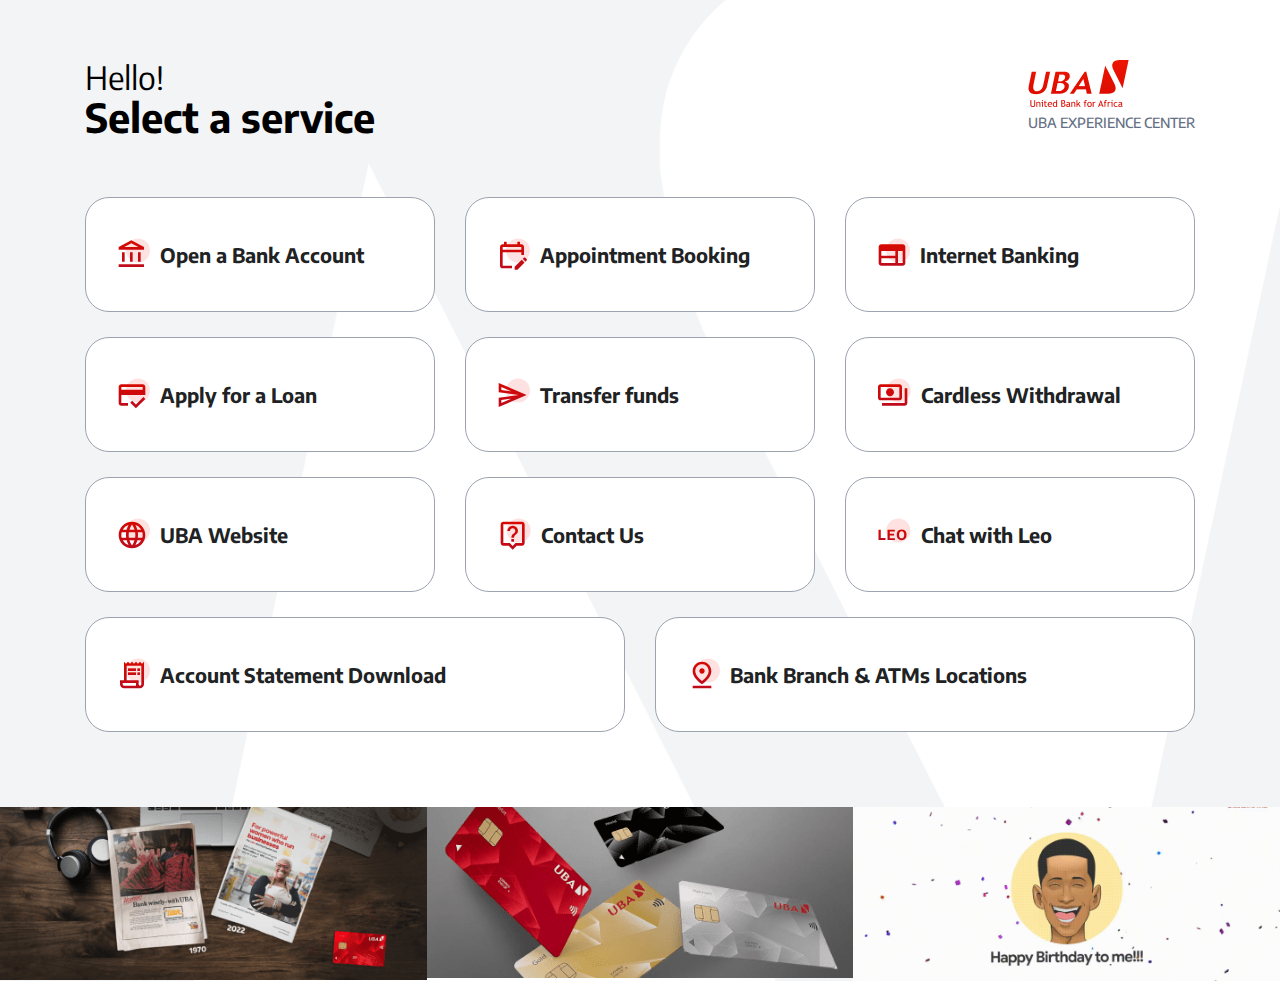
<file: index.html>
<!DOCTYPE html>
<html lang="en">
  <head>

    <!-- Required meta tags -->
    <meta charset="utf-8">
    <meta name="viewport" content="width=device-width, initial-scale=1, shrink-to-fit=no">
    <meta name="description" content="UBA || Self Service Kiosk">
    <title>UBA || Self Service Kiosk</title>

    <!-- Required External CSS -->
    <link rel="stylesheet" href="https://cdnjs.cloudflare.com/ajax/libs/font-awesome/4.7.0/css/font-awesome.min.css">
  
    <!-- DashForge CSS -->
    <link rel="stylesheet" href="./assets/css/dashforge.css">

    <!-- Page CSS --> 
    <link rel="stylesheet" href="./assets/css/kiosk.css">
  </head>
  
  <body>
    <section class="main bg-grey-100">
      <div class="container pd-t-40">
        <div class="row">
          <div class="col-md-6 order-md-1 order-2 pd-t-20">
            <p class="tx-32 mb-0 lh-1">Hello!</p>
            <h1 class="tx-40 tx-bold lh-1">Select a service</h1>
          </div>
          <div class="col md-6 order-md-2 order-1 pd-md-t-20 pd-t-0">
            <div class="float-right">
            <img src="./assets/img/logo.png" alt="UBA logo" srcset="">
            <p class="tx-14 tx-subdued mb-0 tx-uppercase tx-medium mg-t-5">UBA EXPERIENCE CENTER</p>
            </div>
          </div>
        </div>
        <div class="row mg-y-50">
          <div class="col-md-6 col-lg-4 col-12 mg-b-25">
            <a href="">
              <div class="card card-body bd-grey card-round h-100 pd-y-40 pd-x-30">
                <div class="d-flex align-items-center">
                  <img src="./assets/img/open.svg" alt="" srcset="">
                  <p class="tx-20 tx-bold mg-l-10 mb-0">Open a Bank Account</p>
                </div>
              </div>
            </a>
          </div>
          <div class="col-md-6 col-lg-4 col-12 mg-b-25">
            <a href="">
              <div class="card card-body bd-grey card-round h-100 pd-y-40 pd-x-30">
                <div class="d-flex align-items-center">
                  <img src="./assets//img/book.svg" alt="" srcset="">
                  <p class="tx-20 tx-bold mg-l-10 mb-0">Appointment Booking</p>
                </div>
              </div>
            </a>
          </div>
          
          <div class="col-md-6 col-lg-4 col-12 mg-b-25">
            <a href="">
              <div class="card card-body bd-grey card-round h-100 pd-y-40 pd-x-30">
                <div class="d-flex align-items-center">
                  <img src="./assets/img/internet.svg" alt="" srcset="">
                  <p class="tx-20 tx-bold mg-l-10 mb-0">Internet Banking</p>
                </div>
              </div>
            </a>
          </div>
          <div class="col-md-6 col-lg-4 col-12 mg-b-25">
            <a href="">
              <div class="card card-body bd-grey card-round h-100 pd-y-40 pd-x-30">
                <div class="d-flex align-items-center">
                  <img src="./assets//img/loan.svg" alt="" srcset="">
                  <p class="tx-20 tx-bold mg-l-10 mb-0">Apply for a Loan</p>
                </div>
              </div>
            </a>
          </div>
          <div class="col-md-6 col-lg-4 col-12 mg-b-25">
            <a href="">
              <div class="card card-body bd-grey card-round h-100 pd-y-40 pd-x-30">
                <div class="d-flex align-items-center">
                  <img src="./assets/img/transfer.svg" alt="" srcset="">
                  <p class="tx-20 tx-bold mg-l-10 mb-0">Transfer funds</p>
                </div>
              </div>
            </a>
          </div>
          <div class="col-md-6 col-lg-4 col-12 mg-b-25">
            <a href="">
              <div class="card card-body bd-grey card-round h-100 pd-y-40 pd-x-30">
                <div class="d-flex align-items-center">
                  <img src="./assets/img/card.svg" alt="" srcset="">
                  <p class="tx-20 tx-bold mg-l-10 mb-0">Cardless Withdrawal</p>
                </div>
              </div>
            </a>
          </div>
          <div class="col-md-6 col-lg-4 col-12 mg-b-25">
            <a href="">
              <div class="card card-body bd-grey card-round h-100 pd-y-40 pd-x-30">
                <div class="d-flex align-items-center">
                  <img src="./assets/img/web.svg" alt="" srcset="">
                  <p class="tx-20 tx-bold mg-l-10 mb-0">UBA Website</p>
                </div>
              </div>
            </a>
          </div>
          <div class="col-md-6 col-lg-4 col-12 mg-b-25">
            <a href="">
              <div class="card card-body bd-grey card-round h-100 pd-y-40 pd-x-30">
                <div class="d-flex align-items-center">
                  <img src="./assets/img/contact.svg" alt="" srcset="">
                  <p class="tx-20 tx-bold mg-l-10 mb-0">Contact Us</p>
                </div>
              </div>
            </a>
          </div>
          <div class="col-md-6 col-lg-4 col-12 mg-b-25">
            <a href="">
              <div class="card card-body bd-grey card-round h-100 pd-y-40 pd-x-30">
                <div class="d-flex align-items-center">
                  <img src="./assets/img/leo.svg" alt="" srcset="">
                  <p class="tx-20 tx-bold mg-l-10 mb-0">Chat with Leo</p>
                </div>
              </div>
            </a>
          </div>
          <div class="col-md-6 col-12 mg-b-25">
            <a href="">
              <div class="card card-body bd-grey card-round h-100 pd-y-40 pd-x-30">
                <div class="d-flex align-items-center">
                  <img src="./assets/img/acct.svg" alt="" srcset="">
                  <p class="tx-20 tx-bold mg-l-10 mb-0">Account Statement  Download</p>
                </div>
              </div>
            </a>
          </div><div class="col-md-6 col-12 mg-b-25">
            <a href="">
              <div class="card card-body bd-grey card-round h-100 pd-y-40 pd-x-30">
                <div class="d-flex align-items-center">
                  <img src="./assets/img/bank.svg" alt="" srcset="">
                  <p class="tx-20 tx-bold mg-l-10 mb-0">Bank Branch & ATMs Locations</p>
                </div>
              </div>
            </a>
          </div>
        </div>
      </div>
      <div class="container-fluid pd-x-0">
        <div class="row no-gutters">
         
          <div class="col-md-4 h-100">
            <img src="./assets/img/woman.png" class=" w-100 img-fluid" alt="" srcset="">
          </div> <div class="col-md-4 h-100">
            <img src="./assets/img/mega.png" class="w-100 img-fluid" alt="" srcset="">
          </div>
          <div class="col-md-4 h-vid">
            <img src="./assets/img/leo.png" class="w-100 img-fluid" alt="" srcset="">
          </div>
        </div>
      </div>
    </section>



    <script src="./assets/lib/jquery/jquery.min.js"></script>
    <script src="./assets/lib/bootstrap/js/bootstrap.bundle.min.js"></script>
    <script src="./assets/lib/feather-icons/feather.min.js"></script>
    <script src="./assets/lib/perfect-scrollbar/perfect-scrollbar.min.js"></script>
    <script src="./assets/js/dashforge.js"></script>
  </body>
</html>
</file>
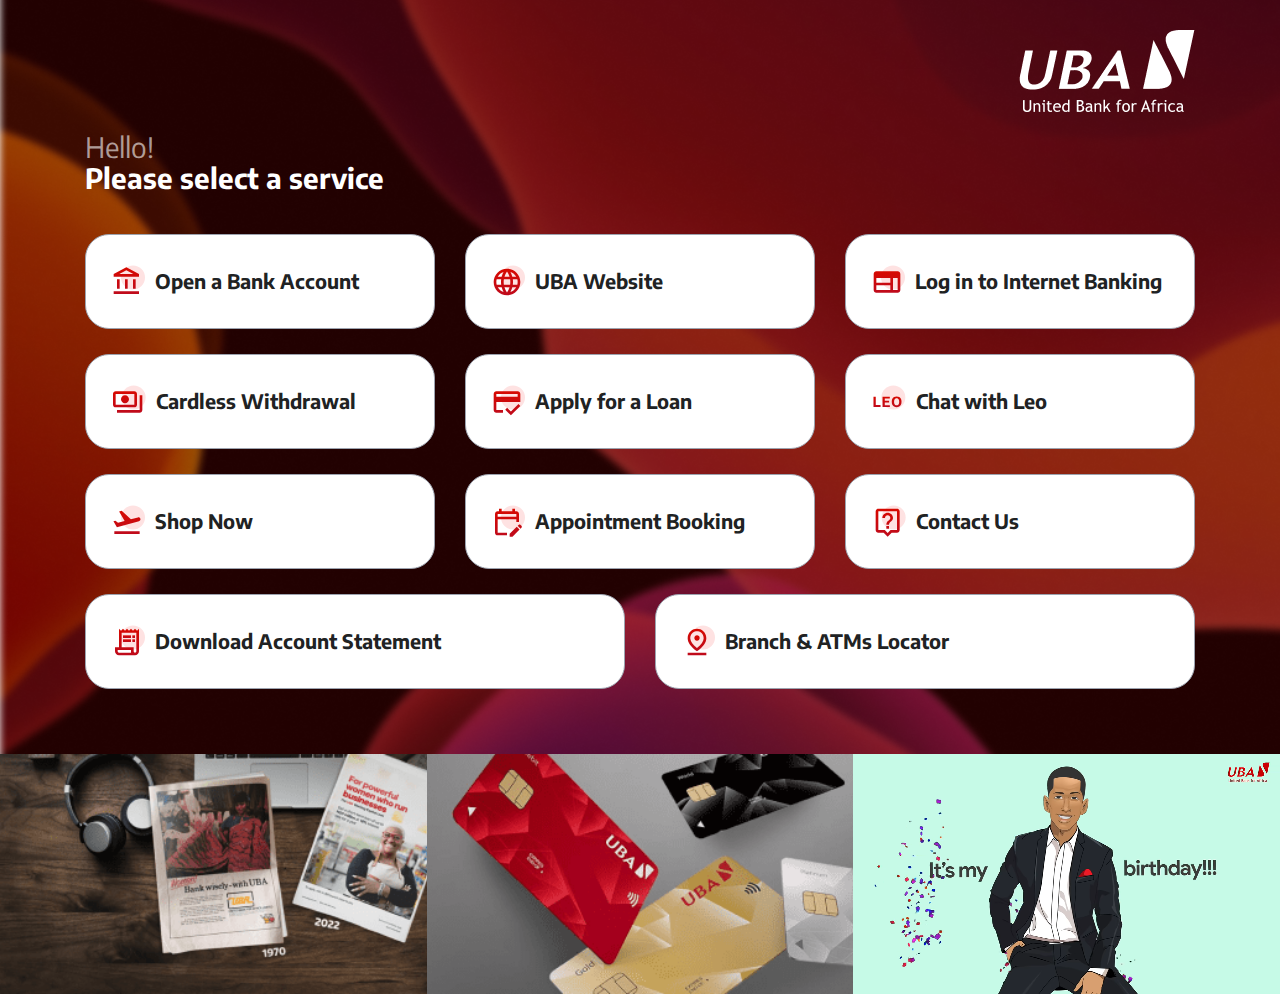
<file: kiosk-dark.html>
<!DOCTYPE html>
<html lang="en">
  <head>

    <!-- Required meta tags -->
    <meta charset="utf-8">
    <meta name="viewport" content="width=device-width, initial-scale=1, shrink-to-fit=no">
    <meta name="description" content="UBA || UBA Experience Center">
    <title>UBA || UBA Experience Center</title>

    <!-- Required External CSS -->
    <link rel="stylesheet" href="https://cdnjs.cloudflare.com/ajax/libs/font-awesome/4.7.0/css/font-awesome.min.css">
  
    <!-- DashForge CSS -->
    <link rel="stylesheet" href="./assets/css/dashforge.css">

    <!-- Page CSS --> 
    <link rel="stylesheet" href="./assets/css/kiosk-dark.css">
  </head>
  
  <body>
    <section class="main-dark bg-dark-theme">
      <div class="container pd-t-20">
        <div class="pd-y-10">
          <div class="d-flex justify-content-end">
            <img src="./assets/img/UBA-Logo.png" alt="UBA logo" srcset="">
            </div>
        </div>
          <div class="pd-t-10">
            <p class="tx-28 mb-0 lh-1 tx-surface">Hello!</p>
            <h1 class="tx-28 tx-bold lh-1 tx-white">Please select a service</h1>
          </div>
        <div class="row mg-y-40">
          <div class="col-md-6 col-lg-6 col-xl-4 col-12 mg-b-25">
            <a href="https://aop.ubagroup.com/SignUpProcess/step1" target="blank">
              <div class="card card-body bd-grey card-round h-100 pd-xl-x-25 pd-xl-y-30">
                <div class="d-flex align-items-center">
                  <img src="./assets/img/open.svg" alt="" srcset="">
                  <p class="tx-20 tx-bold mg-l-10 mb-0">Open a Bank Account</p>
                </div>
              </div>
            </a>
          </div>
          <div class="col-md-6 col-lg-6 col-xl-4 col-12 mg-b-25">
            <a href="https://www.ubagroup.com/" target="blank">
              <div class="card card-body bd-grey card-round h-100 pd-xl-x-25 pd-xl-y-30">
                <div class="d-flex align-items-center">
                  <img src="./assets/img/web.svg" alt="" srcset="">
                  <p class="tx-20 tx-bold mg-l-10 mb-0">UBA Website</p>
                </div>
              </div>
            </a>
          </div>
          <div class="col-md-6 col-lg-6 col-xl-4 col-12 mg-b-25">
            <a href="http://internetbanking.ubagroup.com/" target="blank">
              <div class="card card-body bd-grey card-round h-100 pd-xl-x-25 pd-xl-y-30">
                <div class="d-flex align-items-center">
                  <img src="./assets/img/internet.svg" alt="" srcset="">
                  <p class="tx-20 tx-bold mg-l-10 mb-0">Log in to Internet Banking</p>
                </div>
              </div>
            </a>
          </div>
        
          <div class="col-md-6 col-lg-6 col-xl-4 col-12 mg-b-25">
            <a href="https://www.ubagroup.com/nigeria/cardless-withdrawal" target="blank">
              <div class="card card-body bd-grey card-round h-100 pd-xl-x-25 pd-xl-y-30">
                <div class="d-flex align-items-center">
                  <img src="./assets/img/card.svg" alt="" srcset="">
                  <p class="tx-20 tx-bold mg-l-10 mb-0">Cardless Withdrawal</p>
                </div>
              </div>
            </a>
          </div>
          <div class="col-md-6 col-lg-6 col-xl-4 col-12 mg-b-25">
            <a href="https://www.ubagroup.com/nigeria/click-credit/" target="blank">
              <div class="card card-body bd-grey card-round h-100 pd-xl-x-25 pd-xl-y-30">
                <div class="d-flex align-items-center">
                  <img src="./assets//img/loan.svg" alt="" srcset="">
                  <p class="tx-20 tx-bold mg-l-10 mb-0">Apply for a Loan</p>
                </div>
              </div>
            </a>
          </div>
          <div class="col-md-6 col-lg-6 col-xl-4 col-12 mg-b-25">
            <a href="https://www.ubagroup.com/leo/" target="blank">
              <div class="card card-body bd-grey card-round h-100 pd-xl-x-25 pd-xl-y-30">
                <div class="d-flex align-items-center">
                  <img src="./assets/img/leo.svg" alt="" srcset="">
                  <p class="tx-20 tx-bold mg-l-10 mb-0">Chat with Leo</p>
                </div>
              </div>
            </a>
          </div>
          <div class="col-md-6 col-lg-6 col-xl-4 col-12 mg-b-25">
            <a href="https://ubamarketplace.com/" target="blank">
              <div class="card card-body bd-grey card-round h-100 pd-xl-x-25 pd-xl-y-30">
                <div class="d-flex align-items-center">
                  <img src="./assets/img/apply.svg" alt="" srcset="">
                  <p class="tx-20 tx-bold mg-l-10 mb-0">Shop Now</p>
                </div>
              </div>
            </a>
          </div>
         
          <div class="col-md-6 col-lg-6 col-xl-4 col-12 mg-b-25">
            <a href="" target="blank">
              <div class="card card-body bd-grey card-round h-100 pd-xl-x-25 pd-xl-y-30">
                <div class="d-flex align-items-center">
                  <img src="./assets//img/book.svg" alt="" srcset="">
                  <p class="tx-20 tx-bold mg-l-10 mb-0">Appointment Booking</p>
                </div>
              </div>
            </a>
          </div>
          
         
          
          <div class="col-md-6 col-lg-6 col-xl-4 col-12 mg-b-25">
            <a href="https://www.ubagroup.com/nigeria/help/" target="blank">
              <div class="card card-body bd-grey card-round h-100 pd-xl-x-25 pd-xl-y-30">
                <div class="d-flex align-items-center">
                  <img src="./assets/img/contact.svg" alt="" srcset="">
                  <p class="tx-20 tx-bold mg-l-10 mb-0">Contact Us</p>
                </div>
              </div>
            </a>
          </div>
         
          <div class="col-md-6 col-12 mg-b-25">
            <a href="https://www.ubagroup.com/self-service" target="blank">
              <div class="card card-body bd-grey card-round h-100 pd-xl-x-25 pd-xl-y-30">
                <div class="d-flex align-items-center">
                  <img src="./assets/img/acct.svg" alt="" srcset="">
                  <p class="tx-20 tx-bold mg-l-10 mb-0">Download Account Statement</p>
                </div>
              </div>
            </a>
          </div><div class="col-md-6 col-12 mg-b-25">
            <a href="https://www.ubagroup.com/nigeria/help/atm-branch-locator/" target="blank">
              <div class="card card-body bd-grey card-round h-100 pd-xl-x-25 pd-xl-y-30">
                <div class="d-flex align-items-center">
                  <img src="./assets/img/bank.svg" alt="" srcset="">
                  <p class="tx-20 tx-bold mg-l-10 mb-0">Branch & ATMs Locator</p>
                </div>
              </div>
            </a>
          </div>
        </div>
      </div>
      <div class="container-fluid pd-x-0">
        <div class="row no-gutters">
         
          <div class="col-md-4 h-100 video-fluid">
            <div class="paper-1"></div>
          </div> 
          <div class="col-md-4 h-100 video-fluid">
            <div class="paper-2"></div>
          </div>
          <div class="col-md-4 h-100">
            <div class="embed-responsive video-fluid">
               <video autoplay muted >
              <source class="embed-responsive-item" src="./assets/img/leo4.mp4" type="video/mp4">
            Your browser does not support the video tag.
            </video>
            </div>
           
          </div>
        </div>
      </div>
    </section>



    <script src="./assets/lib/jquery/jquery.min.js"></script>
    <script src="./assets/js/dashforge.js"></script>
  </body>
</html>
</file>
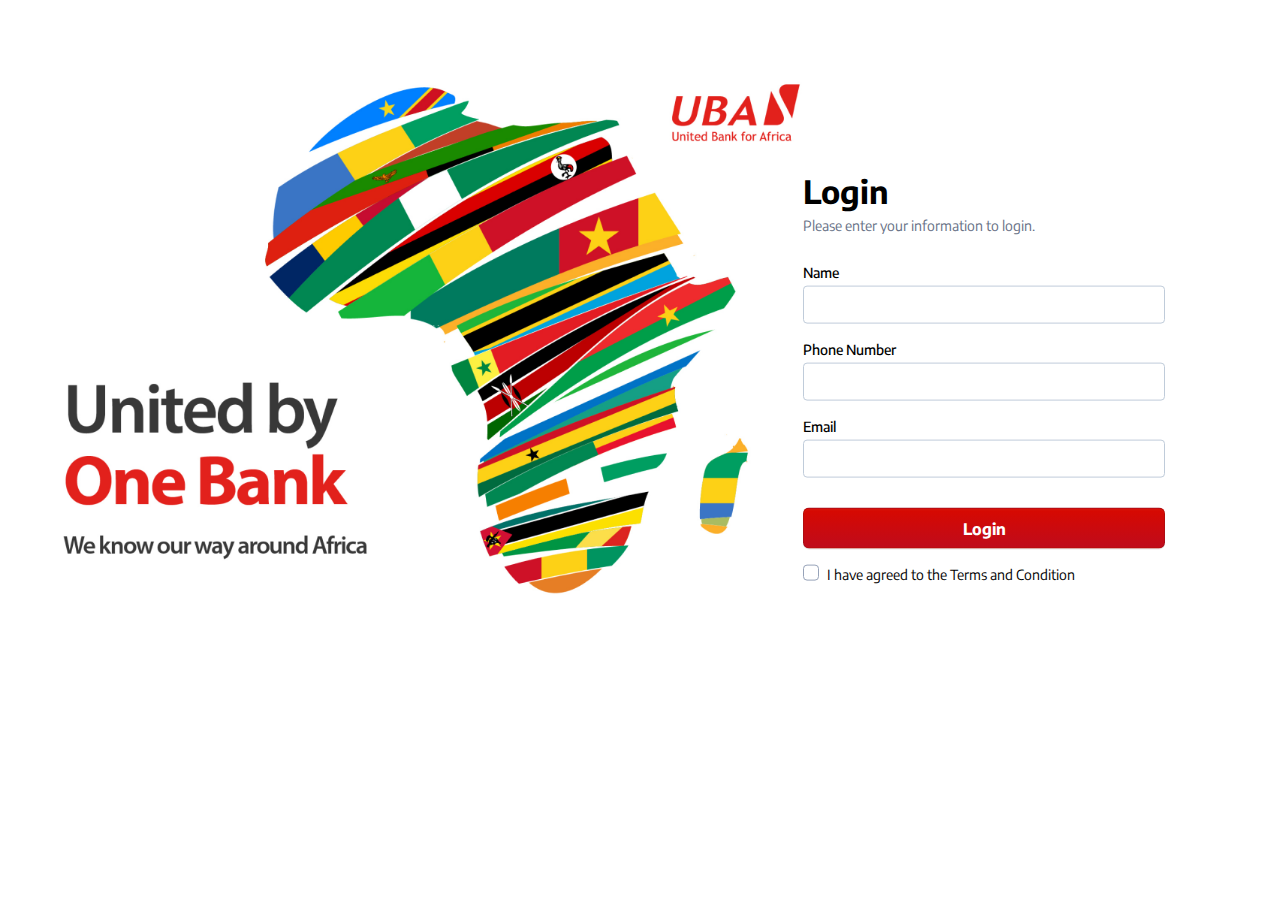
<file: login.html>
<!DOCTYPE html>
<html lang="en">
  <head>

    <!-- Required meta tags -->
    <meta charset="utf-8">
    <meta name="viewport" content="width=device-width, initial-scale=1, shrink-to-fit=no">
    <meta name="description" content="">
    <title>UBA || Login</title>
    <link rel="shortcut icon" type="image/x-icon" href="assets/img/favicon.png">

    <!-- Page CSS -->
    <link rel="stylesheet" href="assets/css/dashforge.css">
    <link rel="stylesheet" href="assets/css/login.css">

  </head>
  <body>
   
    <div class="container-fluid">
      <div class="row">
        <div class="col-xl-8 col-md-7 col-12 pd-l-0">
          <div class="video-flui">
            <div class="bg-uba">
            </div>
          </div>
        </div>
        <div class="col-xl-4  col-md-5 min-hei bg-main pd-md-l-0 neg-mar">
          <div class="container pd-lg-r-50 pd-md-l-0">
            <main>
              <div class="pos-rel">
                <div class="vert-login w-100">
                  <div class="pd-t-20">
                    <p class="tx-32 tx-bold mg-b-0">Login</p>
                    <p class="tx-subdued tx-14">Please enter your information to login.</p>
                    <div class="pd-x-0 pd-y-10">
                      <form action="" class="pd-md-b-60 pd-b-30">
                        <div class="form-group mg-b-15">
                          <label for="formGroupExampleInput" class="d-block control-label tx-medium mg-b-3">Name</label>
                          <input type="text" class="form-control" placeholder="">
                        </div>
                        <div class="form-group mg-b-15">
                          <label for="formGroupExampleInput" class="d-block control-label tx-medium mg-b-3">Phone Number</label>
                          <input type="text" class="form-control" placeholder="">
                        </div>
                        <div class="form-group mg-b-15">
                          <label for="formGroupExampleInput" class="d-block control-label tx-medium mg-b-3">Email</label>
                          <input type="email" class="form-control" placeholder="">
                        </div>
                        
                        <div class=" mg-t-30">
                        <button class="btn btn-primary  w-100 tx-16">Login</button>
                       
                        <div class="mg-t-15">
                          <div class="custom-control custom-checkbox">
                            <input type="checkbox" class="custom-control-input" id="customCheck1">
                            <label class="custom-control-label" for="customCheck1">I have agreed to the Terms and Condition</label>
                          </div>
                        </div>
                        </div>
                      </form>
                     
                    </div>
                  </div>
                </div>
              </div>
              
            </main>
          </div>
        </div>

      </div>
    </div>
    
  </body>
</html>
</file>
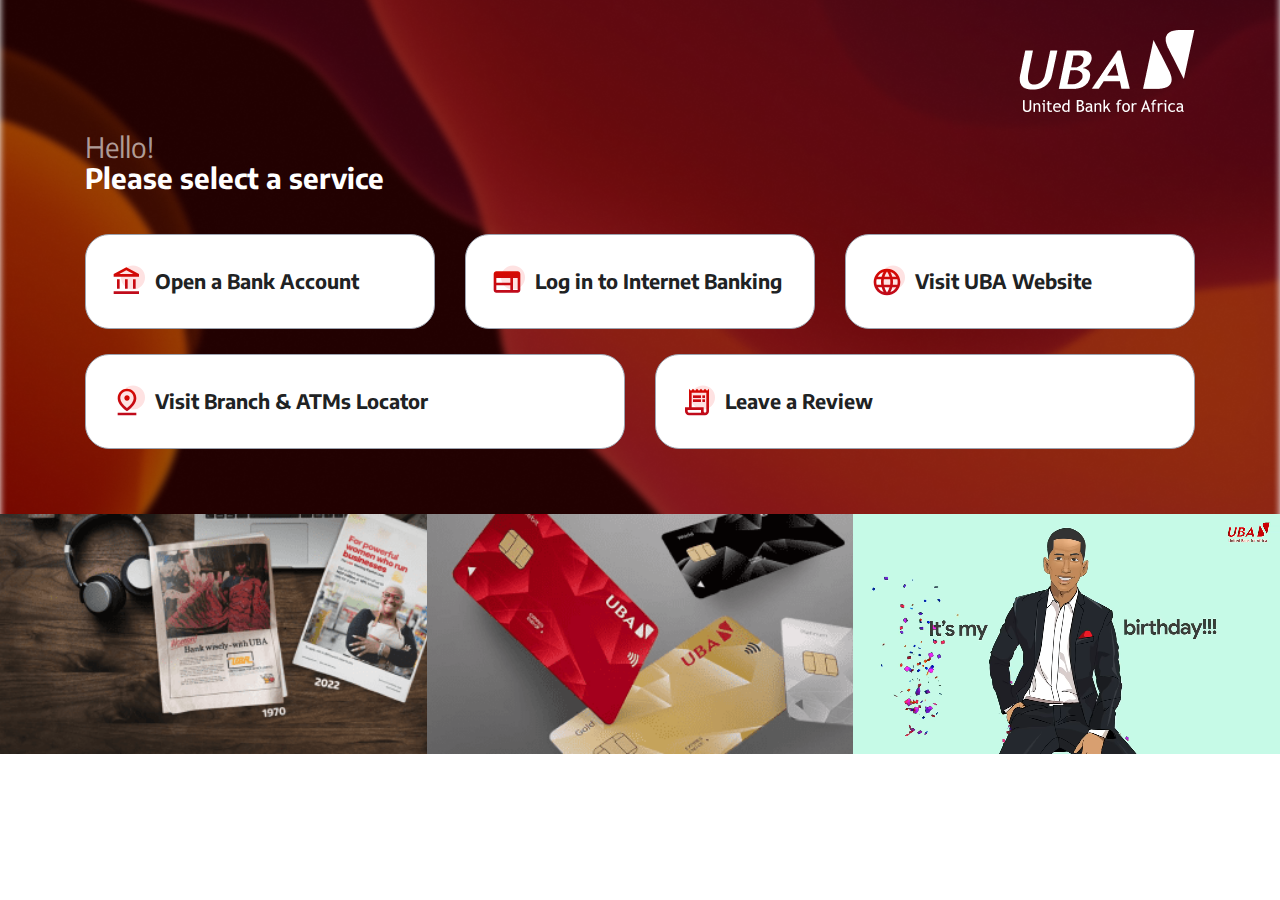
<file: new-kiosk.html>
<!DOCTYPE html>
<html lang="en">
  <head>

    <!-- Required meta tags -->
    <meta charset="utf-8">
    <meta name="viewport" content="width=device-width, initial-scale=1, shrink-to-fit=no">
    <meta name="description" content="UBA || UBA Experience Center">
    <title>UBA || UBA Experience Center</title>

    <!-- Required External CSS -->
    <link rel="stylesheet" href="https://cdnjs.cloudflare.com/ajax/libs/font-awesome/4.7.0/css/font-awesome.min.css">
  
    <!-- DashForge CSS -->
    <link rel="stylesheet" href="./assets/css/dashforge.css">

    <!-- Page CSS --> 
    <link rel="stylesheet" href="./assets/css/kiosk-dark.css">
  </head>
  
  <body>
    <section class="main-dark bg-dark-theme">
      <div class="container pd-t-20">
        <div class="pd-y-10">
          <div class="d-flex justify-content-end">
            <img src="./assets/img/UBA-Logo.png" alt="UBA logo" srcset=""> 
            </div>
        </div>
          <div class="pd-t-10">
            <p class="tx-28 mb-0 lh-1 tx-surface">Hello!</p>
            <h1 class="tx-28 tx-bold lh-1 tx-white">Please select a service</h1>
          </div>
        <div class="row mg-y-40">
          <div class="col-md-6 col-lg-6 col-xl-4 col-12 mg-b-25">
            <a href="https://aop.ubagroup.com:8992/SignUpProcessV2/Step1" target="blank">
              <div class="card card-body bd-grey card-round h-100 pd-xl-x-25 pd-xl-y-30">
                <div class="d-flex align-items-center">
                  <img src="./assets/img/open.svg" alt="" srcset="">
                  <p class="tx-20 tx-bold mg-l-10 mb-0">Open a Bank Account</p>
                </div>
              </div>
            </a>
          </div>
         
          <div class="col-md-6 col-lg-6 col-xl-4 col-12 mg-b-25">
            <a href="https://digital.ubagroup.com/web/#/landing/login" target="blank">
              <div class="card card-body bd-grey card-round h-100 pd-xl-x-25 pd-xl-y-30">
                <div class="d-flex align-items-center">
                  <img src="./assets/img/internet.svg" alt="" srcset="">
                  <p class="tx-20 tx-bold mg-l-10 mb-0">Log in to Internet Banking</p>
                </div>
              </div>
            </a>
          </div>
          <div class="col-md-6 col-lg-6 col-xl-4 col-12 mg-b-25">
            <a href="https://www.ubagroup.com/" target="blank">
              <div class="card card-body bd-grey card-round h-100 pd-xl-x-25 pd-xl-y-30">
                <div class="d-flex align-items-center">
                  <img src="./assets/img/web.svg" alt="" srcset="">
                  <p class="tx-20 tx-bold mg-l-10 mb-0">Visit UBA Website</p>
                </div>
              </div>
            </a>
          </div>
         
         
        
          <div class="col-md-6 col-12 mg-b-25">
            <a href="https://www.ubagroup.com/nigeria/help/atm-branch-locator/" target="blank">
              <div class="card card-body bd-grey card-round h-100 pd-xl-x-25 pd-xl-y-30">
                <div class="d-flex align-items-center">
                  <img src="./assets/img/bank.svg" alt="" srcset="">
                  <p class="tx-20 tx-bold mg-l-10 mb-0">Visit Branch & ATMs Locator</p>
                </div>
              </div>
            </a>
          </div>

          <div class="col-md-6 col-12 mg-b-25">
            <a href="https://uba.qualtrics.com/jfe/form/SV_3QJh7VTpGiqa9gi" target="blank">
              <div class="card card-body bd-grey card-round h-100 pd-xl-x-25 pd-xl-y-30">
                <div class="d-flex align-items-center">
                  <img src="./assets/img/acct.svg" alt="" srcset="">
                  <p class="tx-20 tx-bold mg-l-10 mb-0">Leave a Review</p>
                </div>
              </div>
            </a>
          </div>
        </div>
      </div>
      <div class="container-fluid pd-x-0">
        <div class="row no-gutters">
         
          <div class="col-md-4 h-100 video-fluid">
            <div class="paper-1"></div>
          </div> 
          <div class="col-md-4 h-100 video-fluid">
            <div class="paper-2"></div>
          </div>
          <div class="col-md-4 h-100">
            <div class="embed-responsive video-fluid">
               <video autoplay muted >
              <source class="embed-responsive-item" src="./assets/img/leo4.mp4" type="video/mp4">
            Your browser does not support the video tag.
            </video>
            </div>
           
          </div>
        </div>
      </div>
    </section>



    <script src="./assets/lib/jquery/jquery.min.js"></script>
    <script src="./assets/js/dashforge.js"></script>
  </body>
</html>
</file>
